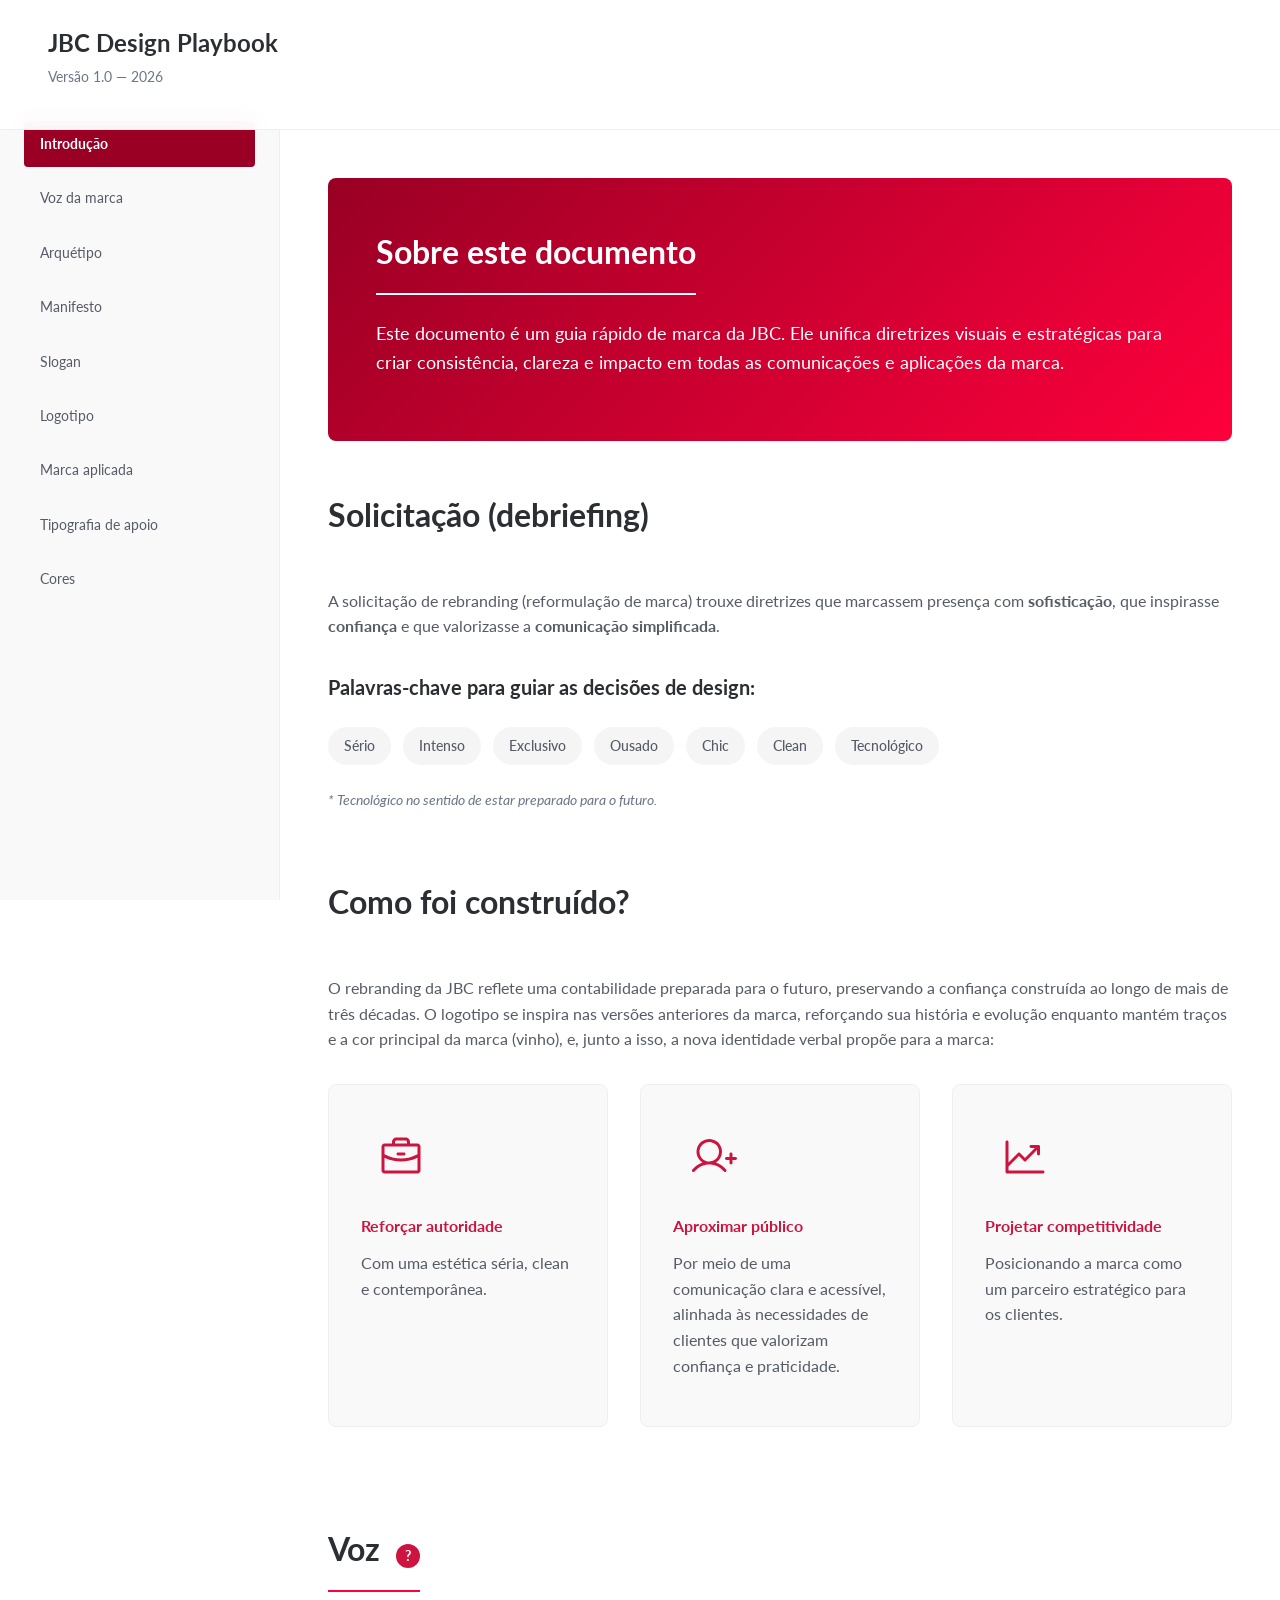
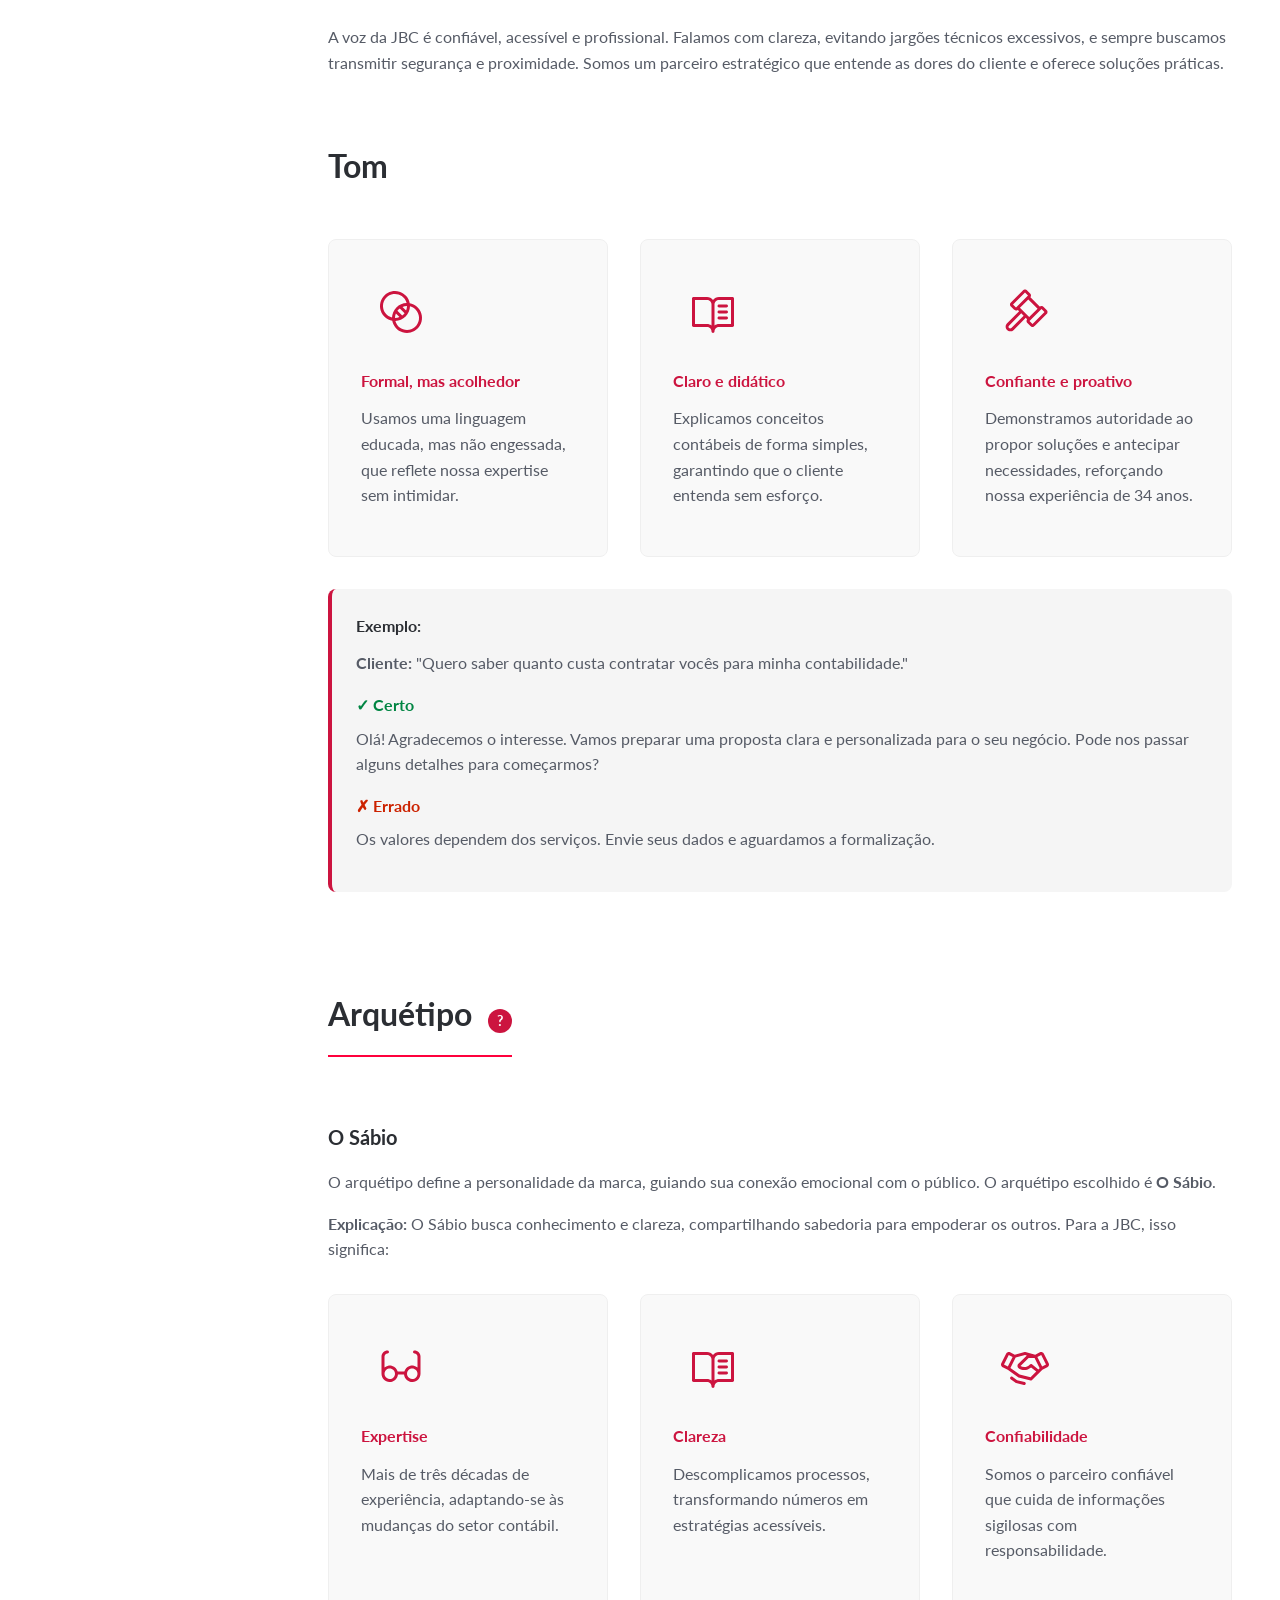
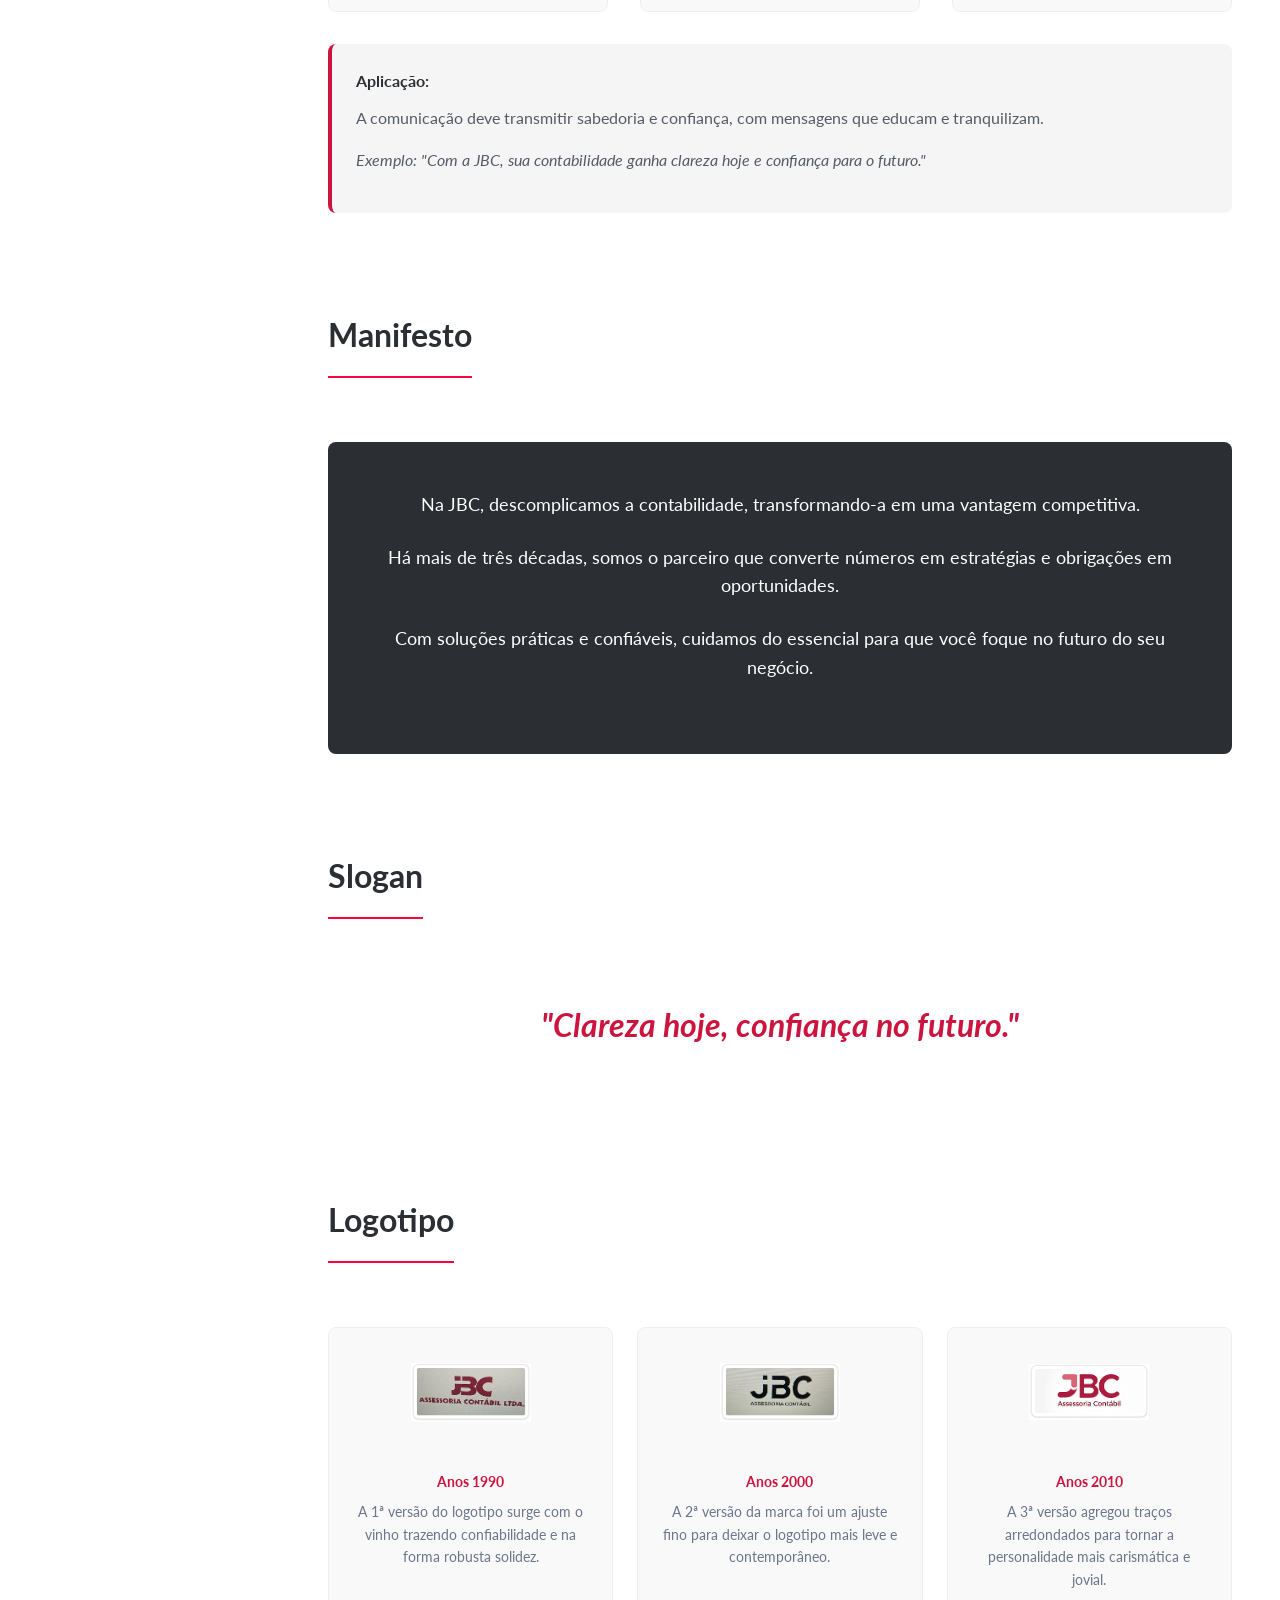
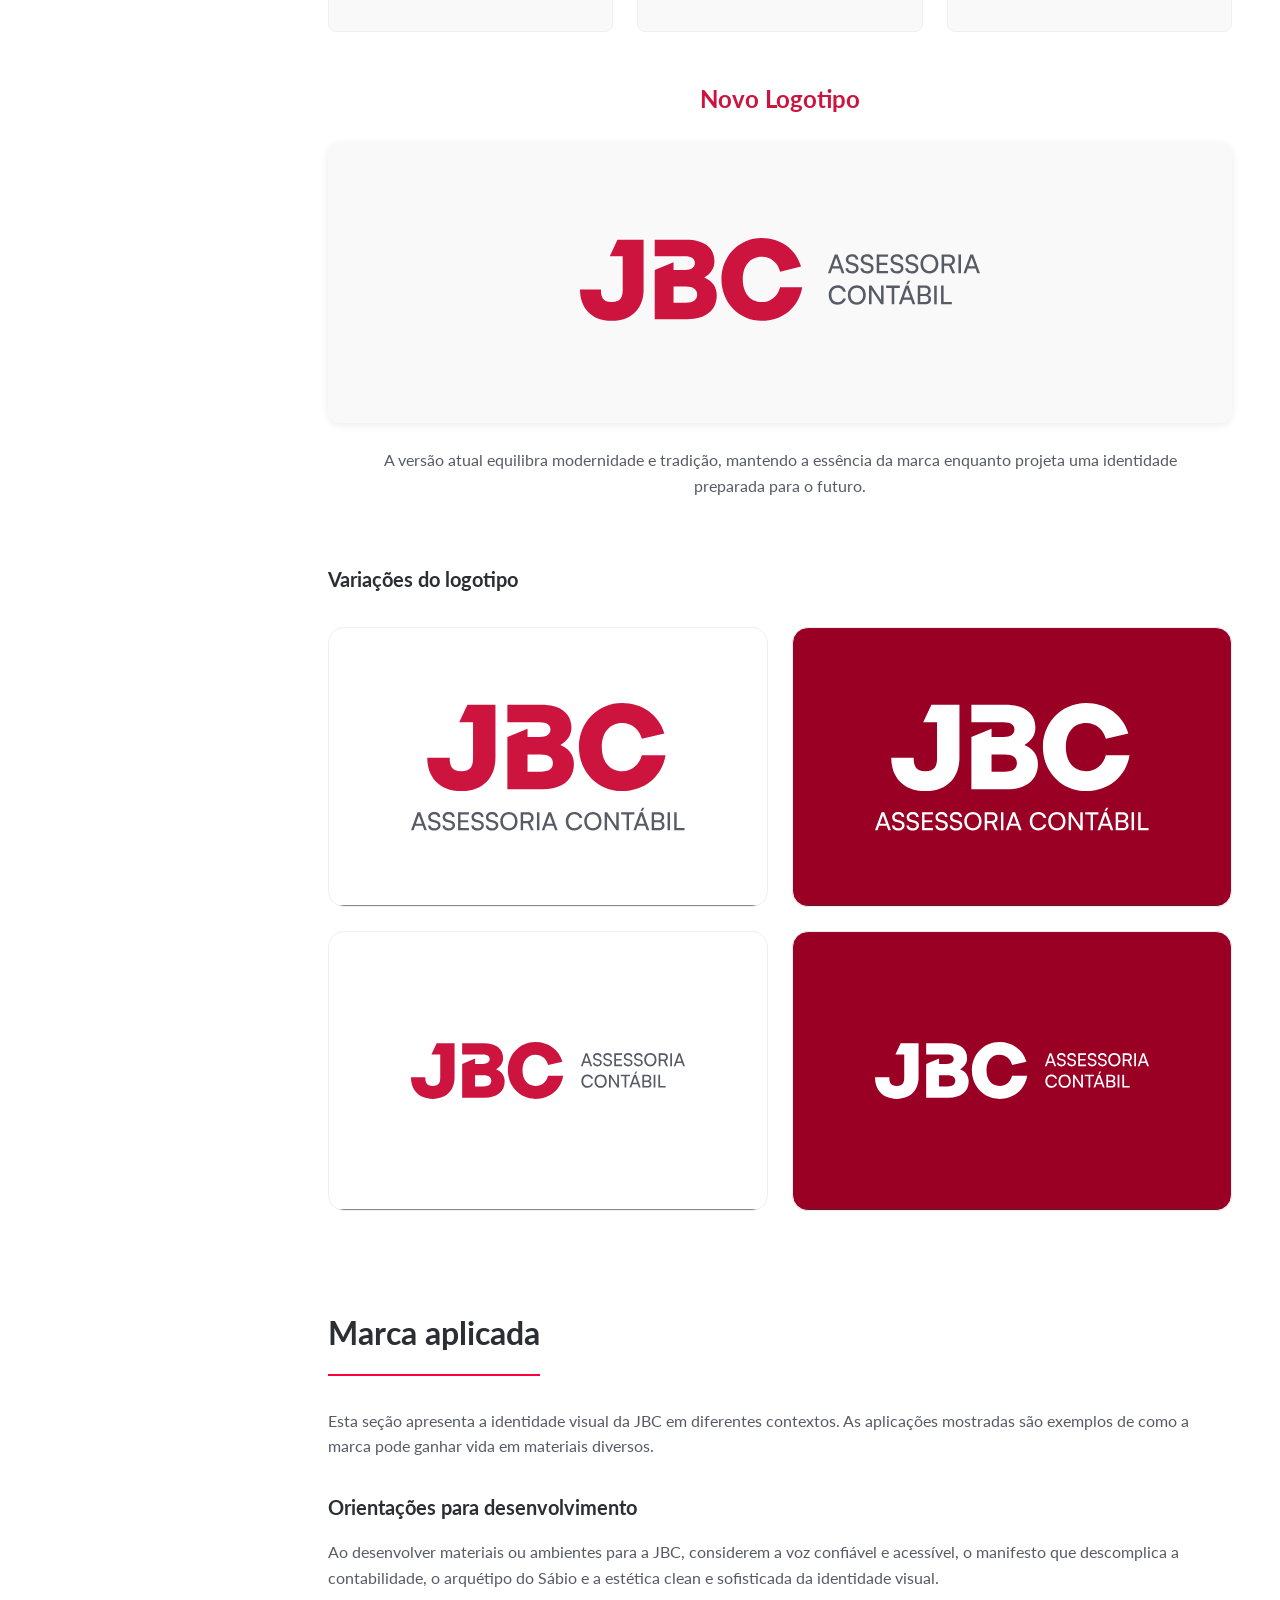
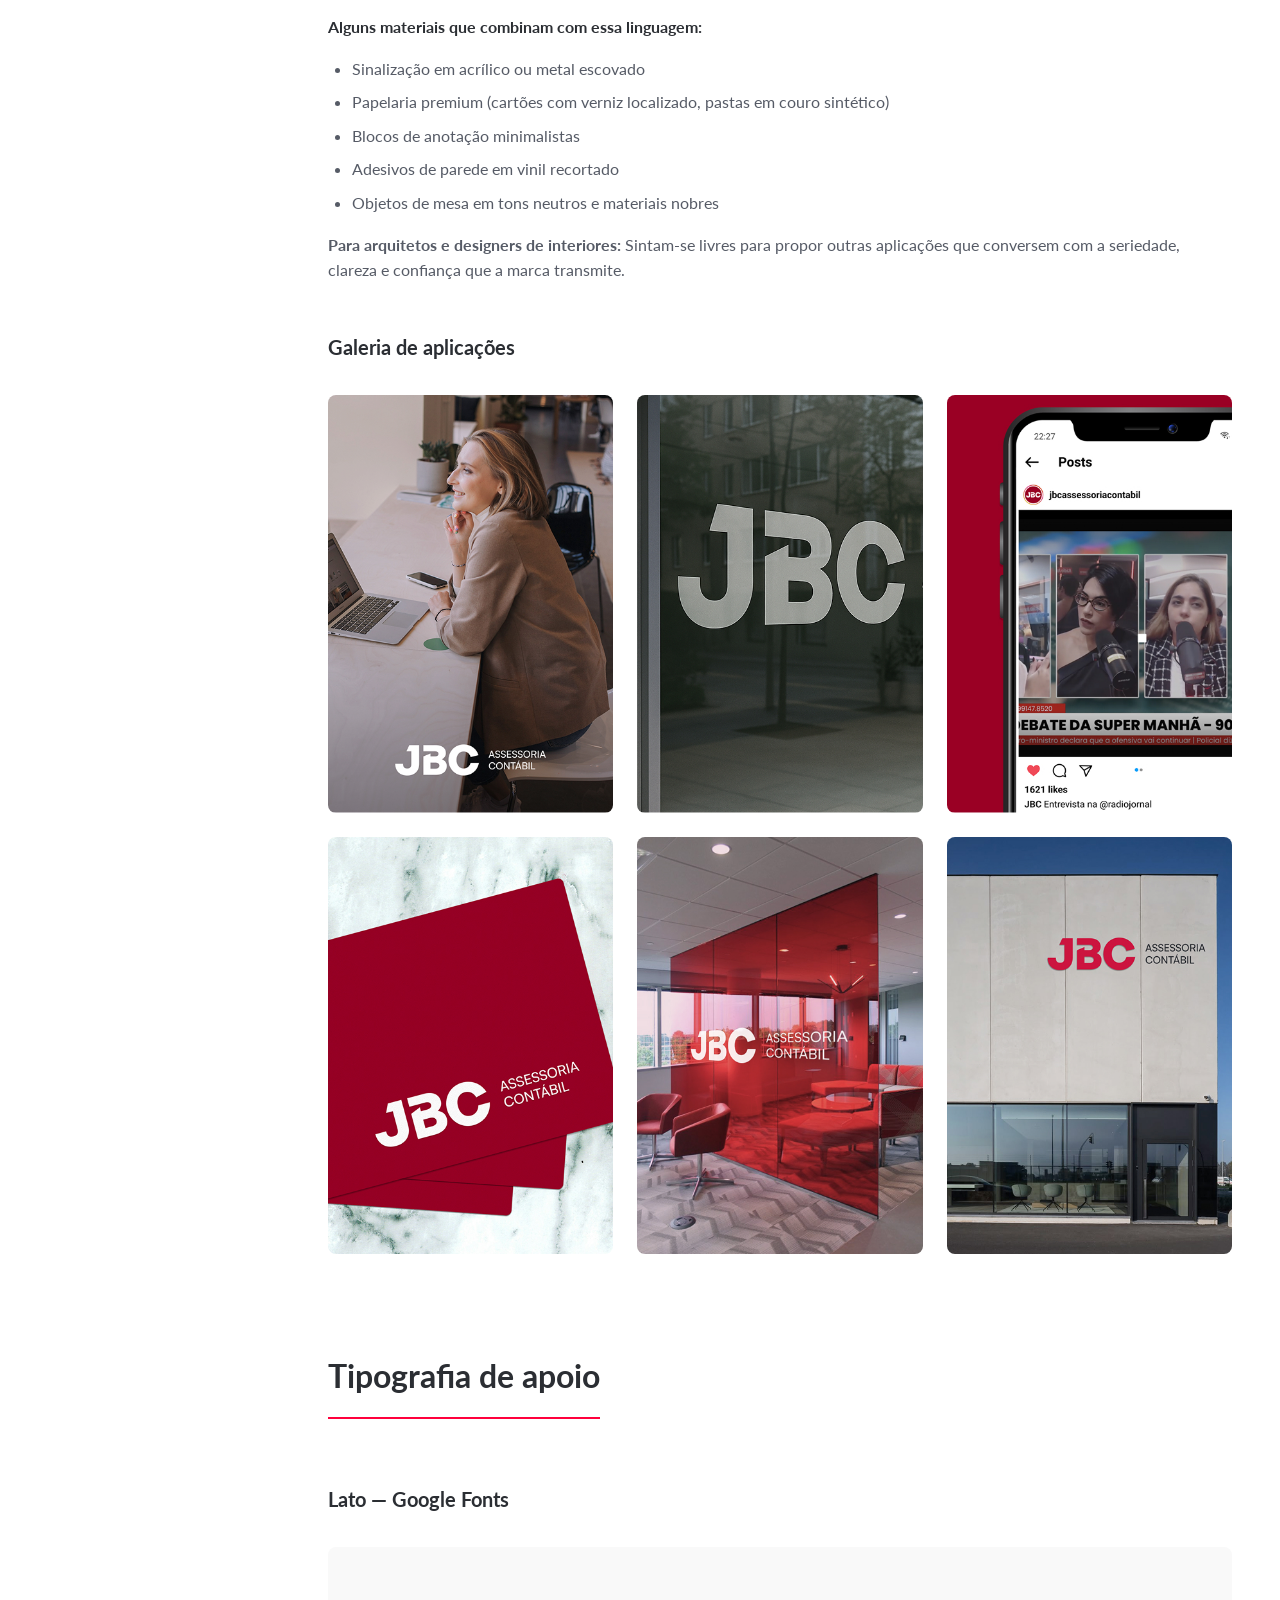
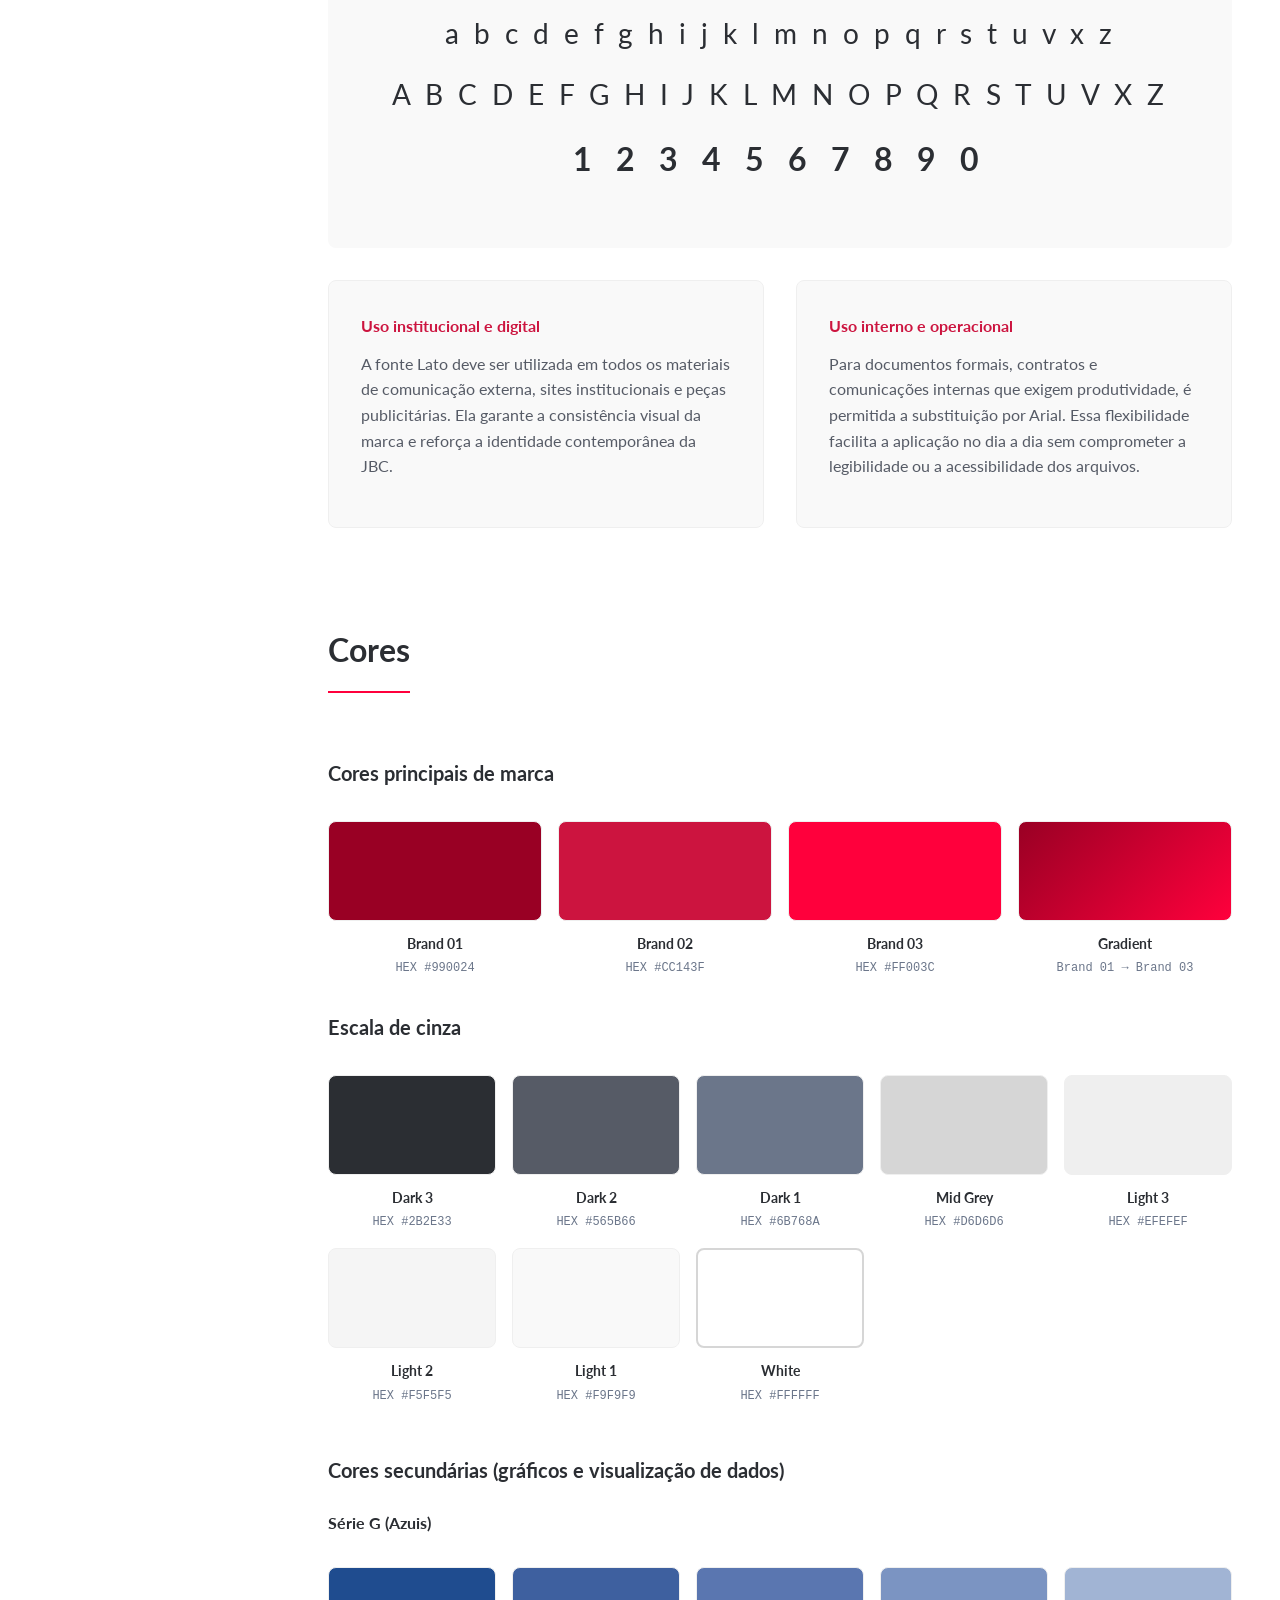
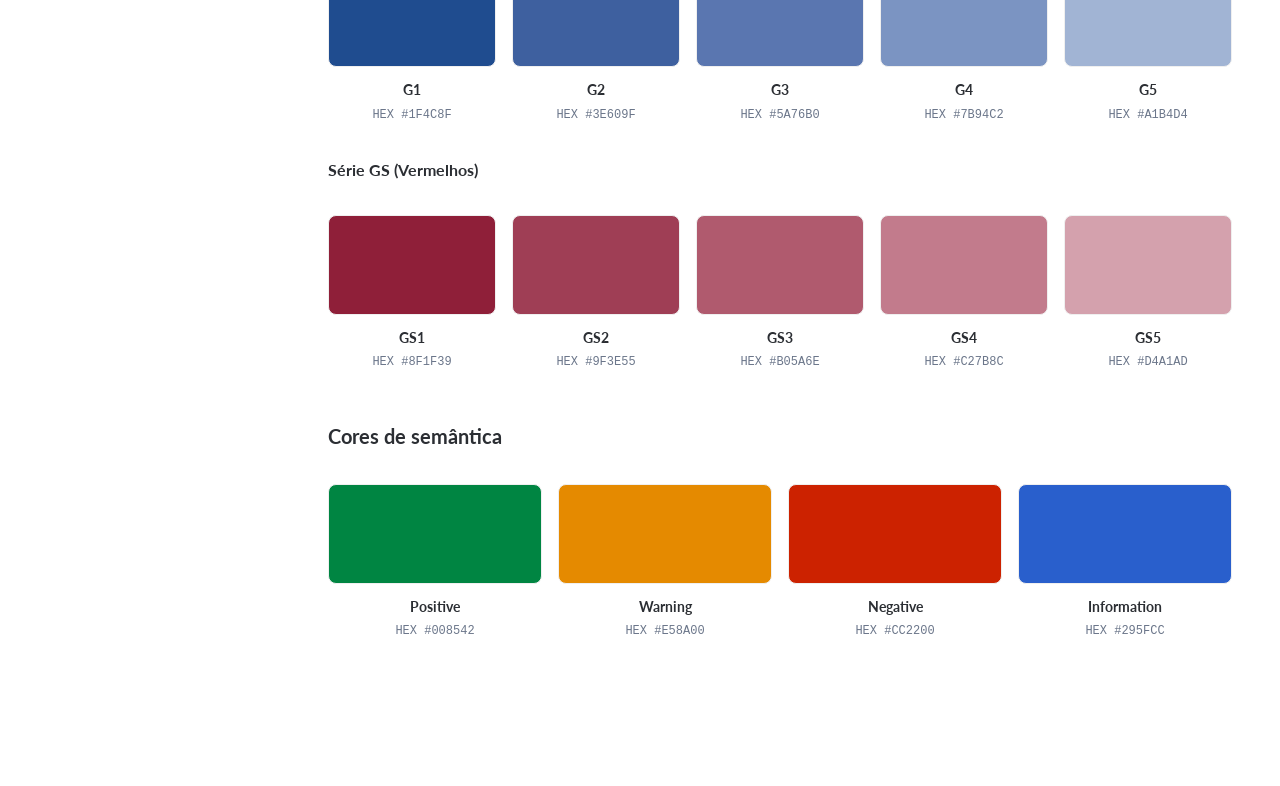
<file: design/index.html>
<!DOCTYPE html>
<html lang="pt-BR">
<head>
    <meta charset="UTF-8">
    <meta name="viewport" content="width=device-width, initial-scale=1.0">
    <title>JBC Design Playbook 2026</title>
    <link rel="preconnect" href="https://fonts.googleapis.com">
    <link rel="preconnect" href="https://fonts.gstatic.com" crossorigin>
    <link href="https://fonts.googleapis.com/css2?family=Lato:wght@300;400;700;900&display=swap" rel="stylesheet">
    <style>
        * {
            margin: 0;
            padding: 0;
            box-sizing: border-box;
        }

        :root {
            --brand-01: #990024;
            --brand-02: #CC143F;
            --brand-03: #FF003C;
            --dark-3: #2B2E33;
            --dark-2: #565B66;
            --dark-1: #6B768A;
            --mid-grey: #D6D6D6;
            --light-3: #EFEFEF;
            --light-2: #F5F5F5;
            --light-1: #F9F9F9;
            --white: #FFFFFF;
        }

        body {
            font-family: 'Lato', sans-serif;
            color: var(--dark-3);
            background-color: var(--white);
            line-height: 1.6;
        }

        /* Header */
        header {
            background: var(--white);
            padding: 24px 0;
            border-bottom: 1px solid var(--light-3);
            position: sticky;
            top: 0;
            z-index: 100;
            backdrop-filter: blur(10px);
            background: rgba(255, 255, 255, 0.95);
        }

        .header-content {
            max-width: 1440px;
            margin: 0 auto;
            padding: 0 48px;
            display: flex;
            justify-content: space-between;
            align-items: center;
        }

        .header-title h1 {
            font-size: 24px;
            font-weight: 700;
            color: var(--dark-3);
        }

        .header-title p {
            font-size: 14px;
            color: var(--dark-1);
            margin-top: 4px;
        }

        /* Navigation */
        nav {
            position: fixed;
            left: 0;
            top: 89px;
            width: 280px;
            height: calc(100vh - 89px);
            background: var(--light-1);
            border-right: 1px solid var(--light-3);
            padding: 32px 24px;
            overflow-y: auto;
            z-index: 50;
        }

        nav ul {
            list-style: none;
        }

        nav li {
            margin-bottom: 8px;
        }

        nav a {
            display: block;
            padding: 12px 16px;
            color: var(--dark-2);
            text-decoration: none;
            border-radius: 4px;
            font-size: 14px;
            font-weight: 400;
            transition: all 0.2s ease;
        }

        nav a:hover {
            background: var(--white);
            color: var(--brand-02);
        }

        nav a.active {
            background: var(--brand-01);
            color: var(--white);
            font-weight: 700;
        }

        /* Main Content */
        main {
            margin-left: 280px;
            padding: 48px;
            max-width: 1200px;
        }

        section {
            margin-bottom: 96px;
            opacity: 0;
            transform: translateY(20px);
            animation: fadeInUp 0.6s ease forwards;
        }

        @keyframes fadeInUp {
            to {
                opacity: 1;
                transform: translateY(0);
            }
        }

        section:nth-child(2) { animation-delay: 0.1s; }
        section:nth-child(3) { animation-delay: 0.2s; }
        section:nth-child(4) { animation-delay: 0.3s; }

        h2 {
            font-size: 32px;
            font-weight: 700;
            color: var(--dark-3);
            margin-bottom: 32px;
            padding-bottom: 16px;
            border-bottom: 2px solid var(--brand-03);
            display: inline-block;
        }

        h3 {
            font-size: 20px;
            font-weight: 700;
            color: var(--dark-3);
            margin: 32px 0 16px 0;
        }

        h4 {
            font-size: 16px;
            font-weight: 700;
            color: var(--dark-3);
            margin: 24px 0 12px 0;
        }

        p {
            font-size: 16px;
            color: var(--dark-2);
            margin-bottom: 16px;
        }

        /* Intro Card */
        .intro-card {
            background: linear-gradient(135deg, var(--brand-01), var(--brand-03));
            padding: 48px;
            border-radius: 8px;
            color: var(--white);
            margin-bottom: 48px;
        }

        .intro-card h2 {
            color: var(--white);
            border-bottom: 2px solid var(--white);
            margin-bottom: 24px;
        }

        .intro-card p {
            color: var(--white);
            font-size: 18px;
        }

        /* Keywords */
        .keywords {
            display: flex;
            flex-wrap: wrap;
            gap: 12px;
            margin: 24px 0;
        }

        .keyword {
            background: var(--light-2);
            padding: 8px 16px;
            border-radius: 20px;
            font-size: 14px;
            color: var(--dark-2);
            font-weight: 500;
        }

        /* Icon Grid */
        .icon-grid {
            display: grid;
            grid-template-columns: repeat(auto-fit, minmax(120px, 1fr));
            gap: 32px;
            margin: 48px 0;
        }

        .icon-item {
            text-align: center;
        }

        .icon-wrapper {
            width: 80px;
            height: 80px;
            margin: 0 0 16px 0;
            display: flex;
            align-items: center;
            justify-content: center;
        }

        .icon-wrapper svg {
            width: 48px;
            height: 48px;
        }

        .icon-wrapper img {
            width: 48px;
            height: 48px;
            object-fit: contain;
        }

        .icon-label {
            font-size: 12px;
            color: var(--dark-2);
            font-weight: 500;
            text-transform: uppercase;
            letter-spacing: 0.5px;
        }

        /* Grid Layouts */
        .grid-3 {
            display: grid;
            grid-template-columns: repeat(3, 1fr);
            gap: 32px;
            margin: 32px 0;
        }

        .card {
            background: var(--light-1);
            padding: 32px;
            border-radius: 8px;
            border: 1px solid var(--light-3);
        }

        .card h4 {
            color: var(--brand-02);
            margin-top: 0;
        }

        /* Example Box */
        .example-box {
            background: var(--light-2);
            padding: 24px;
            border-radius: 8px;
            margin: 24px 0;
            border-left: 4px solid var(--brand-02);
        }

        .example-box h4 {
            margin-top: 0;
        }

        .example-item {
            margin: 16px 0;
        }

        .example-item.correct {
            color: #008542;
        }

        .example-item.incorrect {
            color: #CC2200;
        }

        .example-item strong {
            font-weight: 700;
            display: block;
            margin-bottom: 8px;
        }

        /* Manifesto */
        .manifesto {
            background: var(--dark-3);
            color: var(--white);
            padding: 48px;
            border-radius: 8px;
            text-align: center;
            margin: 32px 0;
        }

        .manifesto p {
            color: var(--white);
            font-size: 18px;
            margin-bottom: 24px;
        }

        /* Slogan */
        .slogan {
            text-align: center;
            font-size: 32px;
            font-weight: 700;
            color: var(--brand-02);
            padding: 48px 0;
            font-style: italic;
        }

        /* Logo Timeline */
        .logo-timeline {
            margin: 32px 0;
        }

        .logo-timeline-old {
            display: grid;
            grid-template-columns: repeat(3, 1fr);
            gap: 24px;
            margin-bottom: 48px;
        }

        .logo-item {
            text-align: center;
            padding: 24px;
            background: var(--light-1);
            border-radius: 8px;
            border: 1px solid var(--light-3);
        }

        .logo-item img {
            width: 100%;
            max-width: 120px;
            height: 80px;
            object-fit: contain;
            margin-bottom: 16px;
        }

        .logo-item h4 {
            margin: 16px 0 8px 0;
            font-size: 14px;
            color: var(--brand-02);
        }

        .logo-item p {
            font-size: 14px;
            color: var(--dark-1);
        }

        /* Novo Logo Destaque */
        .logo-new-highlight {
            margin-top: 48px;
        }

        .logo-new-highlight h3 {
            font-size: 24px;
            color: var(--brand-02);
            margin-bottom: 24px;
            text-align: center;
        }

        .logo-new-box {
            background: #F9F9F9;
            padding: 96px 64px;
            border-radius: 12px;
            text-align: center;
            box-shadow: 0 2px 8px rgba(0, 0, 0, 0.08);
            margin-bottom: 24px;
        }

        .logo-new-box img {
            width: 100%;
            max-width: 400px;
            height: auto;
        }

        .logo-new-highlight p {
            font-size: 16px;
            color: var(--dark-2);
            max-width: 800px;
            margin: 0 auto;
            text-align: center;
        }

        /* Logo Variations */
        .logo-variations {
            margin-top: 64px;
        }

        .logo-variations-grid {
            display: grid;
            grid-template-columns: repeat(2, 1fr);
            gap: 24px;
            margin-top: 32px;
        }

        .logo-variation-item {
            position: relative;
            border-radius: 16px;
            padding: 48px;
            display: flex;
            align-items: center;
            justify-content: center;
            min-height: 280px;
            border: 1px solid var(--light-3);
            overflow: hidden;
            cursor: pointer;
            transition: all 0.3s ease;
        }

        .logo-variation-item:hover {
            transform: translateY(-4px);
            box-shadow: 0 8px 24px rgba(0, 0, 0, 0.12);
        }

        .logo-variation-item.white {
            background: var(--white);
        }

        .logo-variation-item.brand {
            background: var(--brand-01);
        }

        .logo-variation-item img {
            max-width: 80%;
            max-height: 144px;
            height: auto;
            object-fit: contain;
            transition: opacity 0.3s ease;
        }

        .logo-variation-label {
            position: absolute;
            bottom: 0;
            left: 0;
            right: 0;
            background: rgba(43, 46, 51, 0.95);
            color: var(--white);
            padding: 16px;
            text-align: center;
            font-size: 14px;
            font-weight: 500;
            text-transform: uppercase;
            letter-spacing: 0.5px;
            transform: translateY(100%);
            transition: transform 0.3s ease;
        }

        .logo-variation-item:hover .logo-variation-label {
            transform: translateY(0);
        }

        /* Typography Sample */
        .typography-sample {
            background: var(--light-1);
            padding: 48px;
            border-radius: 8px;
            margin: 32px 0;
            text-align: center;
        }

        .typography-sample .alphabet {
            font-size: 28px;
            letter-spacing: 4px;
            margin: 16px 0;
            font-weight: 400;
        }

        .typography-sample .numbers {
            font-size: 32px;
            letter-spacing: 8px;
            margin: 16px 0;
            font-weight: 700;
        }

        /* Color Palette */
        .color-grid {
            display: grid;
            grid-template-columns: repeat(auto-fit, minmax(140px, 1fr));
            gap: 16px;
            margin: 32px 0;
        }

        .color-item {
            text-align: center;
        }

        .color-swatch {
            height: 100px;
            border-radius: 8px;
            margin-bottom: 12px;
            border: 1px solid var(--light-3);
        }

        .color-name {
            font-size: 14px;
            font-weight: 700;
            color: var(--dark-3);
            margin-bottom: 4px;
        }

        .color-hex {
            font-size: 12px;
            color: var(--dark-1);
            font-family: 'Courier New', monospace;
        }

        /* Accordion */
        .accordion {
            margin: 32px 0;
        }

        .accordion-item {
            background: var(--white);
            border: 1px solid var(--light-3);
            border-radius: 8px;
            margin-bottom: 16px;
            overflow: hidden;
        }

        .accordion-header {
            padding: 20px 24px;
            cursor: pointer;
            display: flex;
            justify-content: space-between;
            align-items: center;
            background: var(--light-1);
            transition: background 0.2s ease;
        }

        .accordion-header:hover {
            background: var(--light-2);
        }

        .accordion-header h3 {
            margin: 0;
            font-size: 18px;
        }

        .accordion-icon {
            font-size: 24px;
            color: var(--brand-02);
            transition: transform 0.3s ease;
        }

        .accordion-item.active .accordion-icon {
            transform: rotate(45deg);
        }

        .accordion-content {
            max-height: 0;
            overflow: hidden;
            transition: max-height 0.3s ease;
        }

        .accordion-item.active .accordion-content {
            max-height: 2000px;
        }

        .accordion-body {
            padding: 24px;
        }

        .accordion-body ul {
            margin-left: 24px;
            margin-top: 16px;
        }

        .accordion-body li {
            margin-bottom: 8px;
            color: var(--dark-2);
        }

        /* Applications Grid */
        .applications-grid {
            display: grid;
            grid-template-columns: repeat(auto-fit, minmax(280px, 1fr));
            gap: 24px;
            margin: 32px 0;
        }

        .application-item {
            position: relative;
            overflow: hidden;
            border-radius: 8px;
            aspect-ratio: 444 / 650;
            background: var(--light-2);
        }

        .application-item img {
            width: 100%;
            height: 100%;
            object-fit: cover;
            transition: transform 0.3s ease;
        }

        .application-item:hover img {
            transform: scale(1.05);
        }

        /* Info Icon & Popup */
        .info-icon {
            display: inline-flex;
            align-items: center;
            justify-content: center;
            width: 24px;
            height: 24px;
            background: var(--brand-02);
            color: var(--white);
            border-radius: 50%;
            cursor: pointer;
            font-size: 14px;
            font-weight: 700;
            margin-left: 8px;
            transition: all 0.2s ease;
        }

        .info-icon:hover {
            background: var(--brand-03);
            transform: scale(1.1);
        }

        /* Popup */
        .popup-overlay {
            display: none;
            position: fixed;
            top: 0;
            left: 0;
            width: 100%;
            height: 100%;
            background: rgba(0, 0, 0, 0.6);
            z-index: 1000;
            align-items: center;
            justify-content: center;
        }

        .popup-overlay.active {
            display: flex;
        }

        .popup-content {
            background: var(--white);
            padding: 48px;
            border-radius: 12px;
            max-width: 600px;
            width: 90%;
            max-height: 80vh;
            overflow-y: auto;
            position: relative;
            animation: popupSlideIn 0.3s ease;
        }

        @keyframes popupSlideIn {
            from {
                opacity: 0;
                transform: translateY(-30px);
            }
            to {
                opacity: 1;
                transform: translateY(0);
            }
        }

        .popup-close {
            position: absolute;
            top: 16px;
            right: 16px;
            width: 32px;
            height: 32px;
            background: var(--light-2);
            border: none;
            border-radius: 50%;
            cursor: pointer;
            font-size: 20px;
            color: var(--dark-2);
            display: flex;
            align-items: center;
            justify-content: center;
            transition: all 0.2s ease;
        }

        .popup-close:hover {
            background: var(--brand-02);
            color: var(--white);
        }

        .popup-content h3 {
            margin-top: 0;
            color: var(--brand-02);
        }

        .popup-content img {
            width: 100%;
            margin: 24px 0;
            border-radius: 8px;
        }

        /* Responsive */
        @media (max-width: 1024px) {
            nav {
                transform: translateX(-100%);
                transition: transform 0.3s ease;
            }

            nav.mobile-open {
                transform: translateX(0);
            }

            main {
                margin-left: 0;
                padding: 32px 24px;
            }

            .grid-3, .logo-timeline-old {
                grid-template-columns: 1fr;
            }

            .header-content {
                padding: 0 24px;
            }

            .logo-new-highlight {
                padding: 32px 24px;
            }

            .logo-new-box {
                padding: 64px 32px;
            }

            .logo-variations-grid {
                grid-template-columns: 1fr;
            }

            .logo-variation-item {
                min-height: 220px;
            }
        }

        @media (max-width: 768px) {
            h2 {
                font-size: 24px;
            }

            .intro-card {
                padding: 32px 24px;
            }

            .popup-content {
                padding: 32px 24px;
            }

            .color-grid {
                grid-template-columns: repeat(2, 1fr);
            }
        }

        /* Mobile Menu Button */
        .mobile-menu-btn {
            display: none;
            width: 40px;
            height: 40px;
            background: var(--light-2);
            border: none;
            border-radius: 4px;
            cursor: pointer;
            flex-direction: column;
            align-items: center;
            justify-content: center;
            gap: 6px;
        }

        .mobile-menu-btn span {
            width: 24px;
            height: 2px;
            background: var(--dark-3);
            transition: all 0.3s ease;
        }

        @media (max-width: 1024px) {
            .mobile-menu-btn {
                display: flex;
            }
        }

        /* Scroll to top */
        .scroll-top {
            position: fixed;
            bottom: 32px;
            right: 32px;
            width: 48px;
            height: 48px;
            background: var(--brand-02);
            color: var(--white);
            border: none;
            border-radius: 50%;
            cursor: pointer;
            font-size: 20px;
            display: none;
            align-items: center;
            justify-content: center;
            box-shadow: 0 4px 12px rgba(0, 0, 0, 0.15);
            transition: all 0.3s ease;
            z-index: 99;
        }

        .scroll-top.visible {
            display: flex;
        }

        .scroll-top:hover {
            background: var(--brand-03);
            transform: translateY(-4px);
        }
    </style>
</head>
<body>
    <header>
        <div class="header-content">
            <button class="mobile-menu-btn" id="mobileMenuBtn">
                <span></span>
                <span></span>
                <span></span>
            </button>
            <div class="header-title">
                <h1>JBC Design Playbook</h1>
                <p>Versão 1.0 — 2026</p>
            </div>
        </div>
    </header>

    <nav id="sideNav">
        <ul>
            <li><a href="#introducao" class="nav-link">Introdução</a></li>
            <li><a href="#voz-marca" class="nav-link">Voz da marca</a></li>
            <li><a href="#arquetipo" class="nav-link">Arquétipo</a></li>
            <li><a href="#manifesto" class="nav-link">Manifesto</a></li>
            <li><a href="#slogan" class="nav-link">Slogan</a></li>
            <li><a href="#logotipo" class="nav-link">Logotipo</a></li>
            <li><a href="#aplicacoes" class="nav-link">Marca aplicada</a></li>
            <li><a href="#tipografia" class="nav-link">Tipografia de apoio</a></li>
            <li><a href="#cores" class="nav-link">Cores</a></li>
        </ul>
    </nav>

    <main>
        <section id="introducao">
            <div class="intro-card">
                <h2>Sobre este documento</h2>
                <p>Este documento é um guia rápido de marca da JBC. Ele unifica diretrizes visuais e estratégicas para criar consistência, clareza e impacto em todas as comunicações e aplicações da marca.</p>
            </div>

            <h2 style="border-bottom: none; display: block;">Solicitação (debriefing)</h2>
            <p>A solicitação de rebranding (reformulação de marca) trouxe diretrizes que marcassem presença com <strong>sofisticação</strong>, que inspirasse <strong>confiança</strong> e que valorizasse a <strong>comunicação simplificada</strong>.</p>
            
            <h3>Palavras-chave para guiar as decisões de design:</h3>
            <div class="keywords">
                <span class="keyword">Sério</span>
                <span class="keyword">Intenso</span>
                <span class="keyword">Exclusivo</span>
                <span class="keyword">Ousado</span>
                <span class="keyword">Chic</span>
                <span class="keyword">Clean</span>
                <span class="keyword">Tecnológico</span>
            </div>
            <p style="font-size: 14px; color: var(--dark-1); font-style: italic; margin-top: 8px;">* Tecnológico no sentido de estar preparado para o futuro.</p>

            <h2 style="border-bottom: none; display: block; margin-top: 64px;">Como foi construído?</h2>
            <p>O rebranding da JBC reflete uma contabilidade preparada para o futuro, preservando a confiança construída ao longo de mais de três décadas. O logotipo se inspira nas versões anteriores da marca, reforçando sua história e evolução enquanto mantém traços e a cor principal da marca (vinho), e, junto a isso, a nova identidade verbal propõe para a marca:</p>
            
            <div class="grid-3">
                <div class="card">
                    <div class="icon-wrapper" style="margin-bottom: 16px;">
                        <img src="icons/icon-autoridade.svg" alt="Autoridade">
                    </div>
                    <h4>Reforçar autoridade</h4>
                    <p>Com uma estética séria, clean e contemporânea.</p>
                </div>
                <div class="card">
                    <div class="icon-wrapper" style="margin-bottom: 16px;">
                        <img src="icons/icon-aproximacao.svg" alt="Aproximação">
                    </div>
                    <h4>Aproximar público</h4>
                    <p>Por meio de uma comunicação clara e acessível, alinhada às necessidades de clientes que valorizam confiança e praticidade.</p>
                </div>
                <div class="card">
                    <div class="icon-wrapper" style="margin-bottom: 16px;">
                        <img src="icons/icon-competitividade.svg" alt="Competitividade">
                    </div>
                    <h4>Projetar competitividade</h4>
                    <p>Posicionando a marca como um parceiro estratégico para os clientes.</p>
                </div>
            </div>
        </section>

        <section id="voz-marca">
            <h2>Voz <span class="info-icon" data-popup="popup-voz">?</span></h2>
            <p>A voz da JBC é confiável, acessível e profissional. Falamos com clareza, evitando jargões técnicos excessivos, e sempre buscamos transmitir segurança e proximidade. Somos um parceiro estratégico que entende as dores do cliente e oferece soluções práticas.</p>

            <h2 style="border-bottom: none; display: block; margin-top: 64px;">Tom</h2>
            <div class="grid-3">
                <div class="card">
                    <div class="icon-wrapper" style="margin-bottom: 16px;">
                        <img src="icons/icon-formal-acolhedor.svg" alt="Formal mas acolhedor">
                    </div>
                    <h4>Formal, mas acolhedor</h4>
                    <p>Usamos uma linguagem educada, mas não engessada, que reflete nossa expertise sem intimidar.</p>
                </div>
                <div class="card">
                    <div class="icon-wrapper" style="margin-bottom: 16px;">
                        <img src="icons/icon-claro-didatico.svg" alt="Claro e didático">
                    </div>
                    <h4>Claro e didático</h4>
                    <p>Explicamos conceitos contábeis de forma simples, garantindo que o cliente entenda sem esforço.</p>
                </div>
                <div class="card">
                    <div class="icon-wrapper" style="margin-bottom: 16px;">
                        <img src="icons/icon-confiante-proativo.svg" alt="Confiante e proativo">
                    </div>
                    <h4>Confiante e proativo</h4>
                    <p>Demonstramos autoridade ao propor soluções e antecipar necessidades, reforçando nossa experiência de 34 anos.</p>
                </div>
            </div>

            <div class="example-box">
                <h4>Exemplo:</h4>
                <p><strong>Cliente:</strong> "Quero saber quanto custa contratar vocês para minha contabilidade."</p>
                
                <div class="example-item correct">
                    <strong>✓ Certo</strong>
                    <p>Olá! Agradecemos o interesse. Vamos preparar uma proposta clara e personalizada para o seu negócio. Pode nos passar alguns detalhes para começarmos?</p>
                </div>
                
                <div class="example-item incorrect">
                    <strong>✗ Errado</strong>
                    <p>Os valores dependem dos serviços. Envie seus dados e aguardamos a formalização.</p>
                </div>
            </div>
        </section>

        <section id="arquetipo">
            <h2>Arquétipo <span class="info-icon" data-popup="popup-arquetipo">?</span></h2>
            <h3>O Sábio</h3>
            <p>O arquétipo define a personalidade da marca, guiando sua conexão emocional com o público. O arquétipo escolhido é <strong>O Sábio</strong>.</p>
            <p><strong>Explicação:</strong> O Sábio busca conhecimento e clareza, compartilhando sabedoria para empoderar os outros. Para a JBC, isso significa:</p>
            
            <div class="grid-3">
                <div class="card">
                    <div class="icon-wrapper" style="margin-bottom: 16px;">
                        <img src="icons/icon-expertise.svg" alt="Expertise">
                    </div>
                    <h4>Expertise</h4>
                    <p>Mais de três décadas de experiência, adaptando-se às mudanças do setor contábil.</p>
                </div>
                <div class="card">
                    <div class="icon-wrapper" style="margin-bottom: 16px;">
                        <img src="icons/icon-clareza.svg" alt="Clareza">
                    </div>
                    <h4>Clareza</h4>
                    <p>Descomplicamos processos, transformando números em estratégias acessíveis.</p>
                </div>
                <div class="card">
                    <div class="icon-wrapper" style="margin-bottom: 16px;">
                        <img src="icons/icon-confiabilidade.svg" alt="Confiabilidade">
                    </div>
                    <h4>Confiabilidade</h4>
                    <p>Somos o parceiro confiável que cuida de informações sigilosas com responsabilidade.</p>
                </div>
            </div>

            <div class="example-box">
                <h4>Aplicação:</h4>
                <p>A comunicação deve transmitir sabedoria e confiança, com mensagens que educam e tranquilizam.</p>
                <p><em>Exemplo: "Com a JBC, sua contabilidade ganha clareza hoje e confiança para o futuro."</em></p>
            </div>
        </section>

        <section id="manifesto">
            <h2>Manifesto</h2>
            <div class="manifesto">
                <p>Na JBC, descomplicamos a contabilidade, transformando-a em uma vantagem competitiva.</p>
                <p>Há mais de três décadas, somos o parceiro que converte números em estratégias e obrigações em oportunidades.</p>
                <p>Com soluções práticas e confiáveis, cuidamos do essencial para que você foque no futuro do seu negócio.</p>
            </div>
        </section>

        <section id="slogan">
            <h2>Slogan</h2>
            <div class="slogan">
                "Clareza hoje, confiança no futuro."
            </div>
        </section>

        <section id="logotipo">
            <h2>Logotipo</h2>
            <div class="logo-timeline">
                <div class="logo-timeline-old">
                    <div class="logo-item">
                        <img src="images/logo-anos-90.jpg" alt="Logo Anos 1990">
                        <h4>Anos 1990</h4>
                        <p>A 1ª versão do logotipo surge com o vinho trazendo confiabilidade e na forma robusta solidez.</p>
                    </div>
                    <div class="logo-item">
                        <img src="images/logo-anos-2000.jpg" alt="Logo Anos 2000">
                        <h4>Anos 2000</h4>
                        <p>A 2ª versão da marca foi um ajuste fino para deixar o logotipo mais leve e contemporâneo.</p>
                    </div>
                    <div class="logo-item">
                        <img src="images/logo-anos-2010.jpg" alt="Logo Anos 2010">
                        <h4>Anos 2010</h4>
                        <p>A 3ª versão agregou traços arredondados para tornar a personalidade mais carismática e jovial.</p>
                    </div>
                </div>

                <div class="logo-new-highlight">
                    <h3>Novo Logotipo</h3>
                    <div class="logo-new-box">
                        <img src="images/logo-novo.svg" alt="Novo Logotipo JBC">
                    </div>
                    <p>A versão atual equilibra modernidade e tradição, mantendo a essência da marca enquanto projeta uma identidade preparada para o futuro.</p>
                </div>

                <div class="logo-variations">
                    <h3>Variações do logotipo</h3>
                    <div class="logo-variations-grid">
                        <div class="logo-variation-item white">
                            <img src="images/logo-variacao-vertical-colorida.svg" alt="Logo vertical positivo">
                            <div class="logo-variation-label">Versão: Vertical Positivo</div>
                        </div>
                        <div class="logo-variation-item brand">
                            <img src="images/logo-variacao-vertical-branca.svg" alt="Logo vertical negativo">
                            <div class="logo-variation-label">Versão: Vertical Negativo</div>
                        </div>
                        <div class="logo-variation-item white">
                            <img src="images/logo-variacao-horizontal-colorida.svg" alt="Logo horizontal positivo">
                            <div class="logo-variation-label">Versão: Horizontal Positivo</div>
                        </div>
                        <div class="logo-variation-item brand">
                            <img src="images/logo-variacao-horizontal-branca.svg" alt="Logo horizontal negativo">
                            <div class="logo-variation-label">Versão: Horizontal Negativo</div>
                        </div>
                    </div>
                </div>
            </div>
        </section>

        <section id="aplicacoes">
            <h2>Marca aplicada</h2>
            <p>Esta seção apresenta a identidade visual da JBC em diferentes contextos. As aplicações mostradas são exemplos de como a marca pode ganhar vida em materiais diversos.</p>
            
            <h3>Orientações para desenvolvimento</h3>
            <p>Ao desenvolver materiais ou ambientes para a JBC, considerem a voz confiável e acessível, o manifesto que descomplica a contabilidade, o arquétipo do Sábio e a estética clean e sofisticada da identidade visual.</p>
            
            <h4>Alguns materiais que combinam com essa linguagem:</h4>
            <ul style="margin-left: 24px; margin-top: 16px;">
                <li style="margin-bottom: 8px; color: var(--dark-2);">Sinalização em acrílico ou metal escovado</li>
                <li style="margin-bottom: 8px; color: var(--dark-2);">Papelaria premium (cartões com verniz localizado, pastas em couro sintético)</li>
                <li style="margin-bottom: 8px; color: var(--dark-2);">Blocos de anotação minimalistas</li>
                <li style="margin-bottom: 8px; color: var(--dark-2);">Adesivos de parede em vinil recortado</li>
                <li style="margin-bottom: 8px; color: var(--dark-2);">Objetos de mesa em tons neutros e materiais nobres</li>
            </ul>
            
            <p style="margin-top: 16px;"><strong>Para arquitetos e designers de interiores:</strong> Sintam-se livres para propor outras aplicações que conversem com a seriedade, clareza e confiança que a marca transmite.</p>

            <h3 style="margin-top: 48px;">Galeria de aplicações</h3>
            <div class="applications-grid">
                <div class="application-item">
                    <img src="images/aplicacao-01.jpg" alt="Aplicação 1">
                </div>
                <div class="application-item">
                    <img src="images/aplicacao-02.jpg" alt="Aplicação 2">
                </div>
                <div class="application-item">
                    <img src="images/aplicacao-03.jpg" alt="Aplicação 3">
                </div>
                <div class="application-item">
                    <img src="images/aplicacao-04.jpg" alt="Aplicação 4">
                </div>
                <div class="application-item">
                    <img src="images/aplicacao-06.jpg" alt="Aplicação 6">
                </div>
                <div class="application-item">
                    <img src="images/aplicacao-07.jpg" alt="Aplicação 7">
                </div>
            </div>
        </section>

        <section id="tipografia">
            <h2>Tipografia de apoio</h2>
            <h3>Lato — Google Fonts</h3>
            
            <div class="typography-sample">
                <div class="alphabet">a b c d e f g h i j k l m n o p q r s t u v x z</div>
                <div class="alphabet" style="text-transform: uppercase;">A B C D E F G H I J K L M N O P Q R S T U V X Z</div>
                <div class="numbers">1 2 3 4 5 6 7 8 9 0</div>
            </div>

            <div class="grid-3" style="grid-template-columns: 1fr 1fr; gap: 32px; margin-top: 32px;">
                <div class="card">
                    <h4>Uso institucional e digital</h4>
                    <p>A fonte Lato deve ser utilizada em todos os materiais de comunicação externa, sites institucionais e peças publicitárias. Ela garante a consistência visual da marca e reforça a identidade contemporânea da JBC.</p>
                </div>
                <div class="card">
                    <h4>Uso interno e operacional</h4>
                    <p>Para documentos formais, contratos e comunicações internas que exigem produtividade, é permitida a substituição por Arial. Essa flexibilidade facilita a aplicação no dia a dia sem comprometer a legibilidade ou a acessibilidade dos arquivos.</p>
                </div>
            </div>
        </section>

        <section id="cores">
            <h2>Cores</h2>
            
            <h3>Cores principais de marca</h3>
            <div class="color-grid">
                <div class="color-item">
                    <div class="color-swatch" style="background: #990024;"></div>
                    <div class="color-name">Brand 01</div>
                    <div class="color-hex">HEX #990024</div>
                </div>
                <div class="color-item">
                    <div class="color-swatch" style="background: #CC143F;"></div>
                    <div class="color-name">Brand 02</div>
                    <div class="color-hex">HEX #CC143F</div>
                </div>
                <div class="color-item">
                    <div class="color-swatch" style="background: #FF003C;"></div>
                    <div class="color-name">Brand 03</div>
                    <div class="color-hex">HEX #FF003C</div>
                </div>
                <div class="color-item">
                    <div class="color-swatch" style="background: linear-gradient(135deg, #990024, #FF003C);"></div>
                    <div class="color-name">Gradient</div>
                    <div class="color-hex">Brand 01 → Brand 03</div>
                </div>
            </div>

            <h3>Escala de cinza</h3>
            <div class="color-grid">
                <div class="color-item">
                    <div class="color-swatch" style="background: #2B2E33;"></div>
                    <div class="color-name">Dark 3</div>
                    <div class="color-hex">HEX #2B2E33</div>
                </div>
                <div class="color-item">
                    <div class="color-swatch" style="background: #565B66;"></div>
                    <div class="color-name">Dark 2</div>
                    <div class="color-hex">HEX #565B66</div>
                </div>
                <div class="color-item">
                    <div class="color-swatch" style="background: #6B768A;"></div>
                    <div class="color-name">Dark 1</div>
                    <div class="color-hex">HEX #6B768A</div>
                </div>
                <div class="color-item">
                    <div class="color-swatch" style="background: #D6D6D6;"></div>
                    <div class="color-name">Mid Grey</div>
                    <div class="color-hex">HEX #D6D6D6</div>
                </div>
                <div class="color-item">
                    <div class="color-swatch" style="background: #EFEFEF;"></div>
                    <div class="color-name">Light 3</div>
                    <div class="color-hex">HEX #EFEFEF</div>
                </div>
                <div class="color-item">
                    <div class="color-swatch" style="background: #F5F5F5;"></div>
                    <div class="color-name">Light 2</div>
                    <div class="color-hex">HEX #F5F5F5</div>
                </div>
                <div class="color-item">
                    <div class="color-swatch" style="background: #F9F9F9;"></div>
                    <div class="color-name">Light 1</div>
                    <div class="color-hex">HEX #F9F9F9</div>
                </div>
                <div class="color-item">
                    <div class="color-swatch" style="background: #FFFFFF; border: 2px solid #D6D6D6;"></div>
                    <div class="color-name">White</div>
                    <div class="color-hex">HEX #FFFFFF</div>
                </div>
            </div>

            <h3 style="margin-top: 48px;">Cores secundárias (gráficos e visualização de dados)</h3>
            
            <h4>Série G (Azuis)</h4>
            <div class="color-grid">
                <div class="color-item">
                    <div class="color-swatch" style="background: #1F4C8F;"></div>
                    <div class="color-name">G1</div>
                    <div class="color-hex">HEX #1F4C8F</div>
                </div>
                <div class="color-item">
                    <div class="color-swatch" style="background: #3E609F;"></div>
                    <div class="color-name">G2</div>
                    <div class="color-hex">HEX #3E609F</div>
                </div>
                <div class="color-item">
                    <div class="color-swatch" style="background: #5A76B0;"></div>
                    <div class="color-name">G3</div>
                    <div class="color-hex">HEX #5A76B0</div>
                </div>
                <div class="color-item">
                    <div class="color-swatch" style="background: #7B94C2;"></div>
                    <div class="color-name">G4</div>
                    <div class="color-hex">HEX #7B94C2</div>
                </div>
                <div class="color-item">
                    <div class="color-swatch" style="background: #A1B4D4;"></div>
                    <div class="color-name">G5</div>
                    <div class="color-hex">HEX #A1B4D4</div>
                </div>
            </div>

            <h4 style="margin-top: 32px;">Série GS (Vermelhos)</h4>
            <div class="color-grid">
                <div class="color-item">
                    <div class="color-swatch" style="background: #8F1F39;"></div>
                    <div class="color-name">GS1</div>
                    <div class="color-hex">HEX #8F1F39</div>
                </div>
                <div class="color-item">
                    <div class="color-swatch" style="background: #9F3E55;"></div>
                    <div class="color-name">GS2</div>
                    <div class="color-hex">HEX #9F3E55</div>
                </div>
                <div class="color-item">
                    <div class="color-swatch" style="background: #B05A6E;"></div>
                    <div class="color-name">GS3</div>
                    <div class="color-hex">HEX #B05A6E</div>
                </div>
                <div class="color-item">
                    <div class="color-swatch" style="background: #C27B8C;"></div>
                    <div class="color-name">GS4</div>
                    <div class="color-hex">HEX #C27B8C</div>
                </div>
                <div class="color-item">
                    <div class="color-swatch" style="background: #D4A1AD;"></div>
                    <div class="color-name">GS5</div>
                    <div class="color-hex">HEX #D4A1AD</div>
                </div>
            </div>

            <h3 style="margin-top: 48px;">Cores de semântica</h3>
            <div class="color-grid">
                <div class="color-item">
                    <div class="color-swatch" style="background: #008542;"></div>
                    <div class="color-name">Positive</div>
                    <div class="color-hex">HEX #008542</div>
                </div>
                <div class="color-item">
                    <div class="color-swatch" style="background: #E58A00;"></div>
                    <div class="color-name">Warning</div>
                    <div class="color-hex">HEX #E58A00</div>
                </div>
                <div class="color-item">
                    <div class="color-swatch" style="background: #CC2200;"></div>
                    <div class="color-name">Negative</div>
                    <div class="color-hex">HEX #CC2200</div>
                </div>
                <div class="color-item">
                    <div class="color-swatch" style="background: #295FCC;"></div>
                    <div class="color-name">Information</div>
                    <div class="color-hex">HEX #295FCC</div>
                </div>
            </div>
        </section>
    </main>

    <!-- Popup Voz -->
    <div class="popup-overlay" id="popup-voz">
        <div class="popup-content">
            <button class="popup-close">×</button>
            <h3>Diferença entre voz e tom de voz</h3>
            <h4>Voz da Marca</h4>
            <p>A voz da marca é a personalidade fixa da marca — o "quem" ela é — independentemente do canal ou público. É constante e reflete os valores e a missão da marca.</p>
            <h4>Tom de Voz</h4>
            <p>Por outro lado, o tom de voz é como a voz se adapta a diferentes situações, canais ou públicos, considerando o contexto da comunicação. É flexível, mas permanece fiel à voz central da marca.</p>
        </div>
    </div>

    <!-- Popup Arquétipo -->
    <div class="popup-overlay" id="popup-arquetipo">
        <div class="popup-content">
            <button class="popup-close">×</button>
            <h3>Arquétipos</h3>
            <img src="images/archetypes.png" alt="Roda dos arquétipos">
            <h4>Conceito</h4>
            <p>Arquétipos ajudam a moldar a personalidade de uma marca, criando uma conexão emocional com o público.</p>
            <h4>Exemplos de marcas com o arquétipo "O Sábio"</h4>
            <p>Harvard University, National Geographic, CNN</p>
        </div>
    </div>

    <!-- Scroll to top button -->
    <button class="scroll-top" id="scrollTop">↑</button>

    <script>
        // Smooth scroll with offset
        document.querySelectorAll('a[href^="#"]').forEach(anchor => {
            anchor.addEventListener('click', function (e) {
                e.preventDefault();
                const target = document.querySelector(this.getAttribute('href'));
                if (target) {
                    const headerOffset = 100; // Offset para compensar o header fixo
                    const elementPosition = target.getBoundingClientRect().top;
                    const offsetPosition = elementPosition + window.pageYOffset - headerOffset;

                    window.scrollTo({
                        top: offsetPosition,
                        behavior: 'smooth'
                    });
                }
            });
        });

        // Active navigation
        const sections = document.querySelectorAll('section[id]');
        const navLinks = document.querySelectorAll('.nav-link');

        window.addEventListener('scroll', () => {
            let current = '';
            sections.forEach(section => {
                const sectionTop = section.offsetTop;
                const sectionHeight = section.clientHeight;
                if (pageYOffset >= sectionTop - 200) {
                    current = section.getAttribute('id');
                }
            });

            navLinks.forEach(link => {
                link.classList.remove('active');
                if (link.getAttribute('href').slice(1) === current) {
                    link.classList.add('active');
                }
            });
        });

        // Accordion
        document.querySelectorAll('.accordion-header').forEach(header => {
            header.addEventListener('click', () => {
                const item = header.parentElement;
                const isActive = item.classList.contains('active');
                
                document.querySelectorAll('.accordion-item').forEach(i => {
                    i.classList.remove('active');
                });
                
                if (!isActive) {
                    item.classList.add('active');
                }
            });
        });

        // Popup
        document.querySelectorAll('.info-icon').forEach(icon => {
            icon.addEventListener('click', () => {
                const popupId = icon.getAttribute('data-popup');
                const popup = document.getElementById(popupId);
                if (popup) {
                    popup.classList.add('active');
                    document.body.style.overflow = 'hidden';
                }
            });
        });

        document.querySelectorAll('.popup-close, .popup-overlay').forEach(element => {
            element.addEventListener('click', (e) => {
                if (e.target === element) {
                    element.closest('.popup-overlay').classList.remove('active');
                    document.body.style.overflow = 'auto';
                }
            });
        });

        // Mobile menu
        const mobileMenuBtn = document.getElementById('mobileMenuBtn');
        const sideNav = document.getElementById('sideNav');

        mobileMenuBtn.addEventListener('click', () => {
            sideNav.classList.toggle('mobile-open');
        });

        // Close mobile menu on link click
        navLinks.forEach(link => {
            link.addEventListener('click', () => {
                sideNav.classList.remove('mobile-open');
            });
        });

        // Scroll to top button
        const scrollTopBtn = document.getElementById('scrollTop');

        window.addEventListener('scroll', () => {
            if (window.pageYOffset > 300) {
                scrollTopBtn.classList.add('visible');
            } else {
                scrollTopBtn.classList.remove('visible');
            }
        });

        scrollTopBtn.addEventListener('click', () => {
            window.scrollTo({
                top: 0,
                behavior: 'smooth'
            });
        });
    </script>
</body>
</html>
</file>
